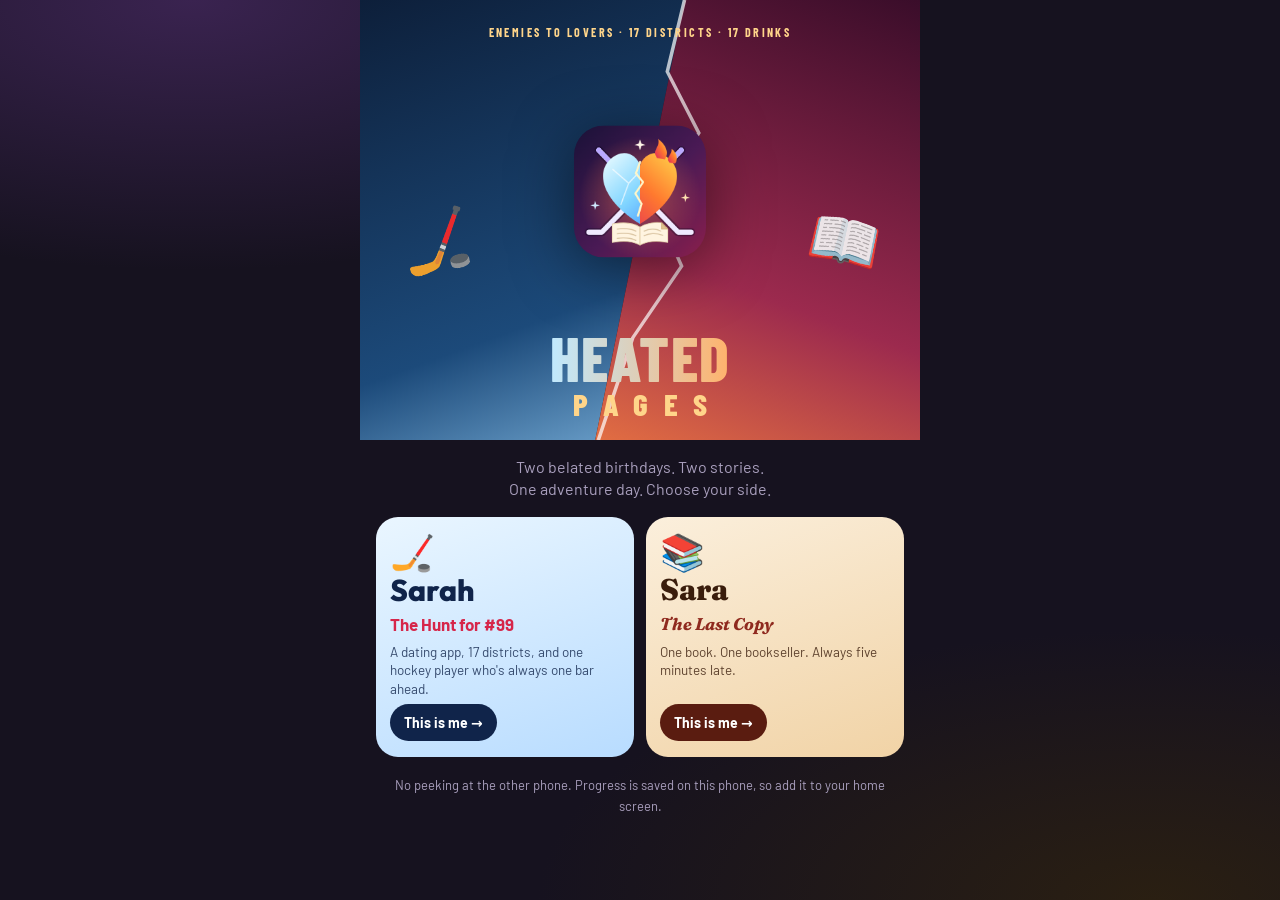
<file: index.html>
<!doctype html>
<html lang="en">
<head>
  <meta charset="utf-8">
  <meta name="viewport" content="width=device-width, initial-scale=1, viewport-fit=cover">
  <title>Heated Pages</title>
  <meta name="description" content="Heated Pages: a spicy enemies-to-lovers pub crawl through 17 districts of Graz. 17 drinks, two stories, one adventure day.">
  <meta name="theme-color" content="#16121f">
  <meta name="apple-mobile-web-app-capable" content="yes">
  <meta name="apple-mobile-web-app-status-bar-style" content="black-translucent">
  <meta name="apple-mobile-web-app-title" content="Heated Pages">
  <link rel="manifest" href="manifest.webmanifest">
  <link rel="icon" href="icons/icon.svg" type="image/svg+xml">
  <link rel="apple-touch-icon" href="icons/apple-touch-icon.png">
  <link rel="preconnect" href="https://fonts.googleapis.com">
  <link rel="preconnect" href="https://fonts.gstatic.com" crossorigin>
  <link href="https://fonts.googleapis.com/css2?family=Barlow+Condensed:wght@500;700;800&family=Barlow:wght@400;500;600&family=Outfit:wght@400;600;700;800&family=Fraunces:ital,opsz,wght@0,9..144,400;0,9..144,600;0,9..144,800;1,9..144,400&display=swap" rel="stylesheet">
  <link rel="stylesheet" href="styles.css">
</head>
<body data-theme="night">
  <header class="topbar" id="topbar" hidden>
    <button class="icon-btn" id="journal-btn" aria-label="Open journal">
      <span aria-hidden="true">☰</span>
    </button>
    <div class="topbar-title">
      <span class="topbar-story" id="topbar-story"></span>
      <span class="topbar-count" id="topbar-count"></span>
    </div>
    <span class="drinks" id="drinks" aria-label="Drinks so far"></span>
  </header>

  <div class="progress" id="progress" hidden aria-hidden="true"></div>

  <main id="app" aria-live="polite"></main>

  <!-- Journal drawer -->
  <div class="scrim" id="scrim" hidden></div>
  <aside class="drawer" id="drawer" aria-label="Journal" hidden>
    <div class="drawer-head">
      <h2 id="drawer-title">Journal</h2>
      <button class="icon-btn" id="drawer-close" aria-label="Close journal">✕</button>
    </div>
    <div class="drawer-body" id="drawer-body"></div>
    <div class="drawer-foot">
      <button class="text-btn" id="reset-btn">Start over / switch story</button>
    </div>
  </aside>

  <button class="mission-pill" id="mission-pill" hidden>🎯 Mission waiting</button>
  <div class="toast" id="toast" role="status" hidden></div>

  <script src="story.js"></script>
  <script src="push-config.js"></script>
  <script src="app.js"></script>
</body>
</html>
</file>
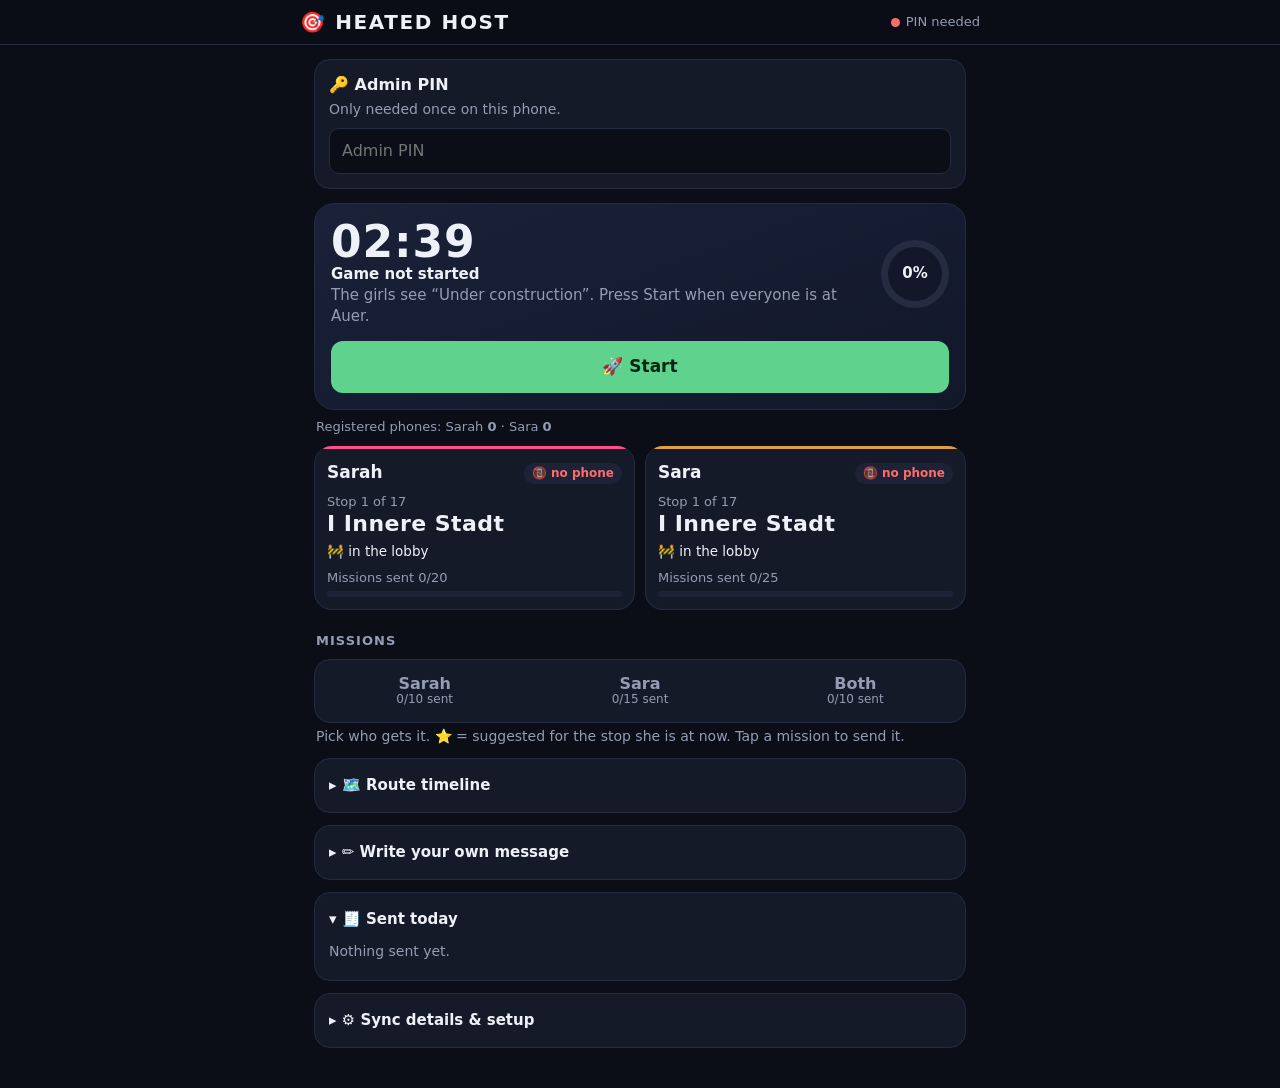
<file: admin.html>
<!doctype html>
<html lang="en">
<head>
  <meta charset="utf-8">
  <meta name="viewport" content="width=device-width, initial-scale=1, viewport-fit=cover">
  <meta name="robots" content="noindex, nofollow">
  <meta name="theme-color" content="#121520">
  <meta name="apple-mobile-web-app-capable" content="yes">
  <meta name="apple-mobile-web-app-status-bar-style" content="black-translucent">
  <meta name="apple-mobile-web-app-title" content="Heated Host">
  <link rel="manifest" href="admin.webmanifest">
  <link rel="icon" href="icons/admin-icon.svg" type="image/svg+xml">
  <link rel="apple-touch-icon" href="icons/admin-apple-touch-icon.png">
  <title>Heated Pages · Host</title>
  <style>
    :root {
      --bg:#121520; --card:#1c2130; --card2:#232a3b; --line:#2e3548; --text:#eef1f7; --muted:#949db3;
      --accent:#ffb347; --ok:#5fd38d; --bad:#ff6b6b; --warn:#ffd166;
      --sarah:#e0457b; --sara:#c48a3a; --both:#7c6cf0;
    }
    * { box-sizing:border-box; }
    html { -webkit-text-size-adjust:100%; }
    body { margin:0; background:var(--bg); color:var(--text); font:16px/1.4 system-ui,-apple-system,"Segoe UI",sans-serif; }
    .wrap { max-width:680px; margin:0 auto; padding:0 14px calc(40px + env(safe-area-inset-bottom)); }
    button { font:inherit; border:0; border-radius:12px; padding:12px 14px; background:var(--accent); color:#2a1d00; font-weight:700; cursor:pointer; }
    button:disabled { opacity:.45; cursor:default; }
    input, textarea { width:100%; background:var(--bg); color:var(--text); border:1.5px solid var(--line); border-radius:10px; padding:11px 12px; font:inherit; }
    textarea { min-height:64px; resize:vertical; }
    .good { color:var(--ok); } .err { color:var(--bad); } .muted { color:var(--muted); }

    /* top bar */
    .top { position:sticky; top:0; z-index:5; background:rgba(18,21,32,.94); backdrop-filter:blur(8px); -webkit-backdrop-filter:blur(8px);
      padding:calc(10px + env(safe-area-inset-top)) 14px 10px; border-bottom:1px solid var(--line); }
    .top-in { max-width:680px; margin:0 auto; display:flex; align-items:center; gap:10px; }
    .top h1 { font-size:18px; margin:0; flex:1; }
    .conn { font-size:13px; color:var(--muted); display:flex; align-items:center; gap:6px; }
    .dot { width:9px; height:9px; border-radius:50%; background:var(--muted); display:inline-block; }
    .dot.on { background:var(--ok); box-shadow:0 0 0 3px rgba(95,211,141,.18); } .dot.off { background:var(--bad); }

    h2 { font-size:13px; text-transform:uppercase; letter-spacing:.08em; color:var(--muted); margin:22px 2px 8px; display:flex; justify-content:space-between; align-items:baseline; }
    h2 small { text-transform:none; letter-spacing:0; font-size:13px; }
    .card { background:var(--card); border:1px solid var(--line); border-radius:16px; padding:14px; }

    /* game state + start */
    .game { margin-top:14px; display:flex; align-items:center; gap:12px; }
    .game .state { flex:1; font-size:15px; }
    .game .state b { display:block; font-size:17px; }
    #startgame { background:var(--ok); color:#06260f; font-size:17px; padding:14px 18px; }
    .game.started #startgame { display:none; }

    /* player tiles */
    .players { display:grid; grid-template-columns:1fr 1fr; gap:10px; margin-top:10px; }
    .pl { border-radius:16px; padding:12px; background:var(--card); border:1px solid var(--line); border-top:4px solid var(--c); min-width:0; }
    .pl.sarah { --c:var(--sarah); } .pl.sara { --c:var(--sara); }
    .pl-name { font-weight:800; font-size:17px; display:flex; justify-content:space-between; align-items:center; gap:6px; }
    .pl-phone { font-size:12px; font-weight:600; padding:2px 8px; border-radius:20px; background:var(--card2); color:var(--muted); white-space:nowrap; }
    .pl-phone.ok { color:var(--ok); } .pl-phone.no { color:var(--bad); }
    .pl-stop { margin-top:8px; font-size:13px; color:var(--muted); }
    .pl-stop b { display:block; color:var(--text); font-size:16px; }
    .pl-state { margin-top:6px; font-size:13.5px; }
    .pl-ms { margin-top:8px; font-size:13px; color:var(--muted); }
    .bar { height:6px; border-radius:6px; background:var(--card2); overflow:hidden; margin-top:4px; }
    .bar i { display:block; height:100%; background:var(--c); }
    .release { margin-top:10px; width:100%; display:flex; justify-content:space-between; align-items:center; gap:8px; padding:10px 12px;
      border-radius:12px; background:rgba(255,209,102,.1); border:1px solid rgba(255,209,102,.35); font-size:14px; }
    .release button { padding:8px 12px; background:var(--warn); color:#2a2000; white-space:nowrap; }

    /* recipient switch */
    .who { position:sticky; top:calc(52px + env(safe-area-inset-top)); z-index:4; background:var(--bg); padding:8px 0;
      display:grid; grid-template-columns:repeat(3,1fr); gap:6px; }
    .who button { background:var(--card); color:var(--text); border:2px solid var(--line); padding:10px 6px; line-height:1.15; }
    .who button small { display:block; font-weight:500; font-size:12px; color:var(--muted); }
    .who button.on { color:#fff; border-color:transparent; } .who button.on small { color:rgba(255,255,255,.85); }
    .who button[data-to=sarah].on { background:var(--sarah); } .who button[data-to=sara].on { background:var(--sara); } .who button[data-to=both].on { background:var(--both); }
    .target { display:none; }
    .hintline { color:var(--muted); font-size:14px; margin:4px 2px 10px; }

    /* mission cards */
    .list { display:grid; gap:8px; }
    .mission { text-align:left; width:100%; display:grid; grid-template-columns:40px 1fr auto; gap:10px; align-items:start;
      background:var(--card); color:var(--text); border:1px solid var(--line); border-left:5px solid var(--c); font-weight:400; padding:12px; }
    .mission.sarah { --c:var(--sarah); } .mission.sara { --c:var(--sara); } .mission.both { --c:var(--both); }
    .mission .ic { font-size:26px; line-height:1; text-align:center; padding-top:2px; }
    .mission b { display:block; font-size:16px; }
    .mission .desc { color:var(--muted); font-size:13.5px; display:block; margin-top:2px; }
    .mission .meta { display:flex; flex-wrap:wrap; gap:5px; margin-top:6px; }
    .tag { font-size:11.5px; font-weight:700; padding:2px 7px; border-radius:20px; background:var(--card2); color:var(--muted); }
    .tag.due { background:rgba(255,179,71,.18); color:var(--accent); }
    .tag.done { background:rgba(95,211,141,.15); color:var(--ok); }
    .mission .go { align-self:center; font-size:13px; font-weight:800; color:var(--c); white-space:nowrap; }
    .mission.due { box-shadow:0 0 0 1.5px rgba(255,179,71,.5); }
    .mission.sent { opacity:.55; }
    details.done-box { margin-top:12px; }
    details > summary { cursor:pointer; color:var(--muted); font-size:14px; padding:8px 2px; list-style:none; }
    details > summary::-webkit-details-marker { display:none; }
    details > summary::before { content:"▸ "; } details[open] > summary::before { content:"▾ "; }
    .empty { color:var(--muted); font-size:14px; padding:6px 2px; }

    /* sections below */
    .fold { margin-top:12px; background:var(--card); border:1px solid var(--line); border-radius:16px; padding:4px 14px; }
    .fold > summary { font-size:15px; font-weight:700; color:var(--text); padding:12px 0; }
    .fold .inner { padding:0 0 14px; display:grid; gap:8px; }
    #log { font-size:14px; display:grid; gap:6px; }
    #log div { padding:6px 0; border-top:1px solid var(--line); }
    #log div:first-child { border-top:0; }
    .danger { background:transparent; color:var(--bad); border:1.5px solid rgba(255,107,107,.5); }
    .row { display:flex; justify-content:space-between; align-items:center; gap:8px; padding:6px 0; border-top:1px solid var(--line); font-size:14px; }
    .row:first-child { border-top:0; }
    .row button { padding:7px 10px; font-size:13px; }
    #installbox { margin-top:12px; }
    .pinbox { margin-top:14px; }
    .pinbox.ok { display:none; }
    .warnbox { margin-top:14px; border-color:rgba(255,209,102,.5); background:rgba(255,209,102,.08); font-size:14.5px; }
    .warnbox b { color:var(--warn); }
    .warnbox ol { margin:6px 0 0; padding-left:20px; }
    /* ── control-room look ── */
    :root { --bg:#0b0e17; --card:#151a28; --card2:#1d2336; --line:#252c42; --sarah:#ff4f8b; --sara:#e0a040; --both:#8a7bff; }
    body { font-family:Outfit,system-ui,-apple-system,sans-serif; }
    .top { background:rgba(11,14,23,.92); }
    .top h1 { font:800 20px "Barlow Condensed",system-ui,sans-serif; letter-spacing:.08em; text-transform:uppercase; }
    .top h1 span { color:var(--accent); }
    .conn.live { color:var(--ok); } .dot.on { box-shadow:0 0 10px var(--ok); }
    .game { background:linear-gradient(160deg,#1a2138,#12172a); border-radius:20px; padding:16px; gap:14px; }
    .game { flex-wrap:wrap; }
    #startgame { flex:1 0 100%; }
    .game .clock { white-space:nowrap; font:800 44px/1 "Barlow Condensed",system-ui,sans-serif; letter-spacing:.02em; }
    .game .state { flex:1; min-width:0; }
    .game .state b { font-size:15px; }
    .ring { width:68px; height:68px; border-radius:50%; flex:none; display:grid; place-items:center; background:conic-gradient(var(--accent) calc(var(--p) * 1%), var(--line) 0); }
    .ring span { width:54px; height:54px; border-radius:50%; background:#12172a; display:grid; place-items:center; font-weight:800; font-size:15px; }
    .pl { border-radius:18px; position:relative; overflow:hidden; border-top:0; padding-top:15px; }
    .pl::before { content:""; position:absolute; inset:0 0 auto 0; height:3px; background:var(--c); }
    .pl-stop b { font:800 22px "Barlow Condensed",system-ui,sans-serif; letter-spacing:.02em; }
    .release { background:#2a2410; border-color:#6b5a1a; color:var(--warn); }
    .who { background:var(--card); border:1px solid var(--line); border-radius:16px; padding:5px; gap:6px; top:calc(52px + env(safe-area-inset-top) + 4px); }
    .who button { background:transparent; border:0; color:var(--muted); border-radius:12px; font-weight:700; }
    .who button.on { box-shadow:0 6px 18px rgba(0,0,0,.35); }
    .who button[data-to=sarah].on { box-shadow:0 6px 18px rgba(255,79,139,.35); }
    .mission { grid-template-columns:46px 1fr auto; border-radius:16px; border-left-width:1px; border-left-color:var(--line); }
    .mission .ic { font-size:26px; background:rgba(255,255,255,.06); border-radius:12px; height:46px; display:grid; place-items:center; padding:0; }
    .mission .go { background:var(--c); color:#fff; border-radius:12px; padding:11px 14px; }
    .mission.sent .go { background:var(--card2); color:var(--muted); }
    .mission.due { border-color:rgba(255,179,71,.7); box-shadow:0 0 0 1px rgba(255,179,71,.25); }
    .sec { margin:16px 2px 0; font:700 11px Outfit,sans-serif; letter-spacing:.14em; text-transform:uppercase; color:var(--muted); }
    .sec + .list { margin-top:8px; }
    /* route timeline */
    .tl { position:relative; padding:4px 0 4px 6px; }
    .tl::before { content:""; position:absolute; left:15px; top:14px; bottom:14px; width:4px; border-radius:4px; background:linear-gradient(var(--accent) 0 var(--tp,0%), var(--line) 0); }
    .tlrow { display:grid; grid-template-columns:22px 1fr auto; align-items:center; gap:8px; height:30px; font-size:14px; color:var(--muted); position:relative; }
    .tlrow i { width:12px; height:12px; border-radius:50%; background:var(--line); margin-left:4px; position:relative; z-index:1; }
    .tlrow.done { color:#c9cfe0; } .tlrow.done i { background:var(--accent); }
    .tlrow.now { color:#fff; font-weight:700; } .tlrow.now i { background:#fff; box-shadow:0 0 0 4px rgba(255,255,255,.2); }
    .tlrow .tm { font-size:12px; }
    .pin { font-size:11px; font-weight:800; border-radius:10px; padding:1px 7px; color:#fff; margin-left:4px; }
    .pin.sarah { background:var(--sarah); } .pin.sara { background:var(--sara); }
    @media (max-width:370px) { .players { grid-template-columns:1fr; } }
  </style>
</head>
<body>
  <div class="top"><div class="top-in">
    <h1>🎯 Heated Host</h1>
    <span class="conn"><span class="dot" id="conndot"></span><span id="conntext">offline</span></span>
  </div></div>

  <div class="wrap">
    <div class="card" id="installbox" hidden></div>

    <div class="card warnbox" id="workerwarn" hidden></div>

    <div class="card pinbox" id="pinbox">
      <b>🔑 Admin PIN</b>
      <p class="muted" style="margin:4px 0 8px;font-size:14px">Only needed once on this phone.</p>
      <input id="pin" type="password" inputmode="numeric" placeholder="Admin PIN" autocomplete="off">
    </div>

    <!-- ── live overview ── -->
    <div class="card game" id="gamebox">
      <div class="state"><div class="clock" id="clock">--:--</div><div id="gamestatus"><b>Game not started</b><span class="muted">The girls see “Under construction”.</span></div></div>
      <div class="ring" id="ring" style="--p:0"><span id="ringtxt">0%</span></div>
      <button id="startgame">🚀 Start</button>
    </div>
    <p class="muted" id="status" style="font-size:13px;margin:8px 2px 0">Registered phones: …</p>
    <div class="players" id="players"></div>

    <!-- ── missions ── -->
    <h2>Missions <small id="mcount"></small></h2>
    <div class="who" id="who">
      <button data-to="sarah">Sarah<small id="cnt-sarah"></small></button>
      <button data-to="sara">Sara<small id="cnt-sara"></small></button>
      <button data-to="both">Both<small id="cnt-both"></small></button>
    </div>
    <p class="target" id="target"></p>
    <p class="hintline" id="presets-sub">Pick who gets it. ⭐ = suggested for the stop she is at now. Tap a mission to send it.</p>
    <div id="presets"></div>

    <!-- ── more ── -->
    <details class="fold" id="tlfold">
      <summary>🗺️ Route timeline <span class="muted" id="tlsum" style="font-weight:400;font-size:13px"></span></summary>
      <div class="inner"><div class="tl" id="tl"></div></div>
    </details>

    <details class="fold">
      <summary>✏️ Write your own message</summary>
      <div class="inner">
        <p class="muted" style="margin:0;font-size:14px">Goes to whoever is selected above (Sarah / Sara / Both).</p>
        <input id="title" placeholder="Title, e.g. ⚡ Dance on the table" maxlength="120">
        <textarea id="body" placeholder="Details (optional)" maxlength="400"></textarea>
        <button id="send">Send message</button>
      </div>
    </details>

    <details class="fold" open>
      <summary>🧾 Sent today</summary>
      <div class="inner"><div id="log"><span class="muted">Nothing sent yet.</span></div></div>
    </details>

    <details class="fold">
      <summary>⚙️ Sync details & setup</summary>
      <div class="inner">
        <div id="sync"><span class="muted">Enter the PIN to see progress.</span></div>
        <button id="changepin" style="background:var(--card2);color:var(--text)">🔑 Change PIN</button>
        <button id="reset" class="danger">Reset all progress + back to the lobby (before the game)</button>
        <p class="muted" style="margin:0;font-size:13px">Reset clears both girls' sync progress, the stored missions and the ✓ marks on this phone, and puts the game back to “not started”. Phones already in the game keep their own progress.</p>
      </div>
    </details>
  </div>

  <script src="story.js"></script>
  <script src="push-config.js"></script>
  <script>
  (() => {
    const $ = (s) => document.querySelector(s);
    const cfg = self.PUSH || {};
    const esc = (s) => String(s).replace(/[&<>"]/g, (c) => ({ "&": "&amp;", "<": "&lt;", ">": "&gt;", '"': "&quot;" }[c]));
    const hhmm = (t = Date.now()) => new Date(t).toLocaleTimeString([], { hour: "2-digit", minute: "2-digit", hour12: false });
    const name = { sarah: "Sarah", sara: "Sara", both: "both of them" };
    let to = null;
    let live = { devices: { sarah: 0, sara: 0 }, started: false, startedAt: null, steps: {}, ok: false };

    // ── install as an app (own icon, opens without the browser bar) ──
    let installEvt = null;
    const standalone = () => navigator.standalone === true || matchMedia("(display-mode: standalone)").matches;
    function fillInstall() {
      const box = $("#installbox");
      if (standalone()) { box.hidden = true; return; }
      const android = /Android/i.test(navigator.userAgent), ios = /iPhone|iPad|iPod/i.test(navigator.userAgent);
      if (!installEvt && !android && !ios) { box.hidden = true; return; }
      box.hidden = false;
      box.innerHTML = installEvt
        ? `<b>📲 Install the host app</b><p class="muted" style="margin:4px 0 8px;font-size:14px">Opens full screen from your home screen.</p><button id="doinstall">Install</button>`
        : `<b>📲 Install the host app</b><p class="muted" style="margin:4px 0 0;font-size:14px">${ios ? "Tap <b>Share</b> → <b>Add to Home Screen</b>." : "Browser menu <b>⋮</b> → <b>Install app</b> (or <b>Add to Home screen</b>)."}</p>`;
      $("#doinstall")?.addEventListener("click", async () => {
        const ev = installEvt; if (!ev) return;
        ev.prompt(); try { await ev.userChoice; } catch (_) {}
        installEvt = null; fillInstall();
      });
    }
    window.addEventListener("beforeinstallprompt", (e) => { e.preventDefault(); installEvt = e; fillInstall(); });
    window.addEventListener("appinstalled", () => { installEvt = null; fillInstall(); });
    fillInstall();
    if ("serviceWorker" in navigator && location.protocol !== "file:") {
      navigator.serviceWorker.register("admin-sw.js", { scope: "./admin.html" }).catch(() => {});
    }

    // ── worker calls ──
    const pinEl = $("#pin");
    try { pinEl.value = localStorage.getItem("bezirk.adminpin") || ""; } catch (_) {}
    const call = async (path, method, body) => {
      if (!cfg.workerUrl) throw new Error("push-config.js has no workerUrl yet");
      const r = await fetch(cfg.workerUrl + path, {
        method, headers: { authorization: "Bearer " + pinEl.value, "content-type": "application/json" },
        body: body ? JSON.stringify(body) : undefined,
      });
      const j = await r.json().catch(() => ({}));
      if (!r.ok) throw new Error(j.error || r.status);
      return j;
    };

    // ── activity log (kept on this phone) ──
    const LOGKEY = "heated.log";
    const logRows = () => { try { return JSON.parse(localStorage.getItem(LOGKEY) || "[]"); } catch (_) { return []; } };
    function addLog(html) {
      const rows = [html, ...logRows()].slice(0, 40);
      try { localStorage.setItem(LOGKEY, JSON.stringify(rows)); } catch (_) {}
      drawLog();
    }
    function drawLog() {
      const rows = logRows();
      $("#log").innerHTML = rows.length ? rows.map((r) => `<div>${r}</div>`).join("") : `<span class="muted">Nothing sent yet.</span>`;
    }
    drawLog();

    // ── live overview: game state, phones, where each girl is ──
    const stopLabel = (i) => {
      const d = DISTRICTS[ROUTE[i]];
      return d ? `${d.roman} ${d.name}` : "?";
    };
    function whereIs(who) {
      // highest stop she solved; she is then waiting for the other or already at the next stop
      const solved = Object.keys(live.steps).map(Number).filter((n) => live.steps[n][who]).sort((a, b) => b - a)[0];
      if (solved == null) return { at: 0, state: live.started ? "🔎 solving the first riddle" : "🚧 in the lobby" };
      const p = live.steps[solved];
      const other = who === "sarah" ? "sara" : "sarah";
      if (!(p.sarah && p.sara) && !p.released) return { at: solved, state: `✅ solved · waiting for ${name[other]}`, waiting: solved };
      if (solved + 1 >= ROUTE.length - 1) return { at: ROUTE.length - 1, state: "🏁 at the finale" };
      return { at: solved + 1, state: "🔎 solving · or on the way" };
    }
    const sentMarks = () => { try { return JSON.parse(localStorage.getItem("heated.sent") || "{}"); } catch (e) { return {}; } };
    const markSent = (t, key) => { try { const m = sentMarks(); m[t + ":" + key] = hhmm(); localStorage.setItem("heated.sent", JSON.stringify(m)); } catch (e) {} };
    const missionKeys = (t) => t === "both"
      ? Object.keys(CHALLENGES).filter((k) => CHALLENGES[k].shared)
      : [...STORIES[t].missions.intermissions, ...STORIES[t].missions.events];
    const sentCount = (t) => missionKeys(t).filter((k) => sentMarks()[t + ":" + k]).length;

    function drawLive() {
      const g = $("#gamebox");
      g.classList.toggle("started", live.started);
      $("#gamestatus").innerHTML = live.started
        ? `<b class="good">✓ Game started at ${hhmm(live.startedAt)}</b><span class="muted">Stop sync and missions are live.</span>`
        : `<b>Game not started</b><span class="muted">The girls see “Under construction”. Press Start when everyone is at Auer.</span>`;
      drawClock();
      drawTimeline();
      $("#status").innerHTML = `Registered phones: Sarah <b>${live.devices.sarah}</b> · Sara <b>${live.devices.sara}</b>`;
      $("#players").innerHTML = ["sarah", "sara"].map((w) => {
        const n = live.devices[w] || 0;
        const where = whereIs(w);
        const total = missionKeys(w).length + missionKeys("both").length;
        const sent = sentCount(w) + sentCount("both");
        return `<div class="pl ${w}">
          <div class="pl-name">${name[w]} <span class="pl-phone ${n ? "ok" : "no"}">${n ? "📱 connected" : "📵 no phone"}</span></div>
          <div class="pl-stop">Stop ${where.at + 1} of ${ROUTE.length}<b>${stopLabel(where.at)}</b></div>
          <div class="pl-state">${where.state}</div>
          <div class="pl-ms">Missions sent ${sent}/${total}<div class="bar"><i style="width:${total ? Math.round(sent / total * 100) : 0}%"></i></div></div>
        </div>`;
      }).join("") + releaseRow();
      $("#players").querySelectorAll("[data-release]").forEach((b) => b.addEventListener("click", () => release(Number(b.dataset.release))));
      drawSync();
      for (const t of ["sarah", "sara", "both"]) $("#cnt-" + t).textContent = `${sentCount(t)}/${missionKeys(t).length} sent`;
    }
    function progressOf() {
      const a = whereIs("sarah").at, b = whereIs("sara").at;
      return { a, b, min: Math.min(a, b), max: Math.max(a, b) };
    }
    function drawClock() {
      $("#clock").textContent = hhmm();
      const pr = progressOf();
      const pct = live.started ? Math.round(pr.min / (ROUTE.length - 1) * 100) : 0;
      $("#ring").style.setProperty("--p", pct);
      $("#ringtxt").textContent = pct + "%";
    }
    setInterval(drawClock, 20000);
    function drawTimeline() {
      const pr = progressOf();
      const rows = ROUTE.map((d, i) => {
        const cls = !live.started ? "" : i < pr.min ? "done" : (i === pr.min || i === pr.max) ? "now" : i < pr.max ? "done" : "";
        const pins = ["sarah", "sara"].filter((w) => live.started && progressOf()[w === "sarah" ? "a" : "b"] === i).map((w) => `<span class="pin ${w}">${w === "sarah" ? "Sarah" : "Sara"}</span>`).join("");
        return `<div class="tlrow ${cls}"><i></i><span>${DISTRICTS[d].roman} ${DISTRICTS[d].name}${pins}</span><span class="tm">${(STOPS[d] && STOPS[d].time) || ""}</span></div>`;
      }).join("");
      $("#tl").innerHTML = rows;
      $("#tl").style.setProperty("--tp", live.started ? Math.round(pr.max / (ROUTE.length - 1) * 100) + "%" : "0%");
      $("#tlsum").textContent = live.started ? `· Sarah ${pr.a + 1}/${ROUTE.length}, Sara ${pr.b + 1}/${ROUTE.length}` : "";
    }
    function releaseRow() {
      const stuck = Object.keys(live.steps).map(Number).filter((n) => { const p = live.steps[n]; return (p.sarah || p.sara) && !(p.sarah && p.sara) && !p.released; }).sort((a, b) => b - a)[0];
      if (stuck == null) return "";
      const p = live.steps[stuck];
      return `<div class="release" style="grid-column:1/-1"><span>⏳ <b>${p.sarah ? "Sarah" : "Sara"}</b> solved ${stopLabel(stuck)}, ${p.sarah ? "Sara" : "Sarah"} not yet.</span><button data-release="${stuck}">Let them through</button></div>`;
    }
    function drawSync() {
      const nums = Object.keys(live.steps).map(Number).sort((a, b) => b - a);
      $("#sync").innerHTML = nums.length ? nums.map((n) => {
        const p = live.steps[n], done = (p.sarah && p.sara) || p.released;
        return `<div class="row"><span><b>${stopLabel(n)}</b> → ${DISTRICTS[ROUTE[n + 1]] ? DISTRICTS[ROUTE[n + 1]].name : "?"}<br><span class="muted">Sarah ${p.sarah ? "✅" : "⏳"} · Sara ${p.sara ? "✅" : "⏳"}${p.released ? " · released" : ""}</span></span>
          ${done ? `<span class="good">go ✓</span>` : `<button data-release="${n}">Let through</button>`}</div>`;
      }).join("") : `<span class="muted">Nobody has solved a stop yet.</span>`;
      $("#sync").querySelectorAll("[data-release]").forEach((b) => b.addEventListener("click", () => release(Number(b.dataset.release))));
    }
    async function release(n) {
      if (!confirm(`Let both continue at "${stopLabel(n)}" although not both have solved it?`)) return;
      try { await call("/release", "POST", { step: n }); addLog(`<span class="good">✓ ${hhmm()}</span> Let both through at ${esc(stopLabel(n))}`); } catch (e) { alert(e.message); }
      refresh();
    }
    function setConn(ok, text) {
      $("#conndot").className = "dot " + (ok ? "on" : "off");
      $("#conntext").textContent = text;
    }

    let refreshing = false, lastSig = "", verChecked = false;
    const WORKER_VERSION = 5;
    async function refresh() {
      if (!pinEl.value || refreshing) { if (!pinEl.value) setConn(false, "PIN needed"); return; }
      refreshing = true;
      try { localStorage.setItem("bezirk.adminpin", pinEl.value); } catch (_) {}
      try {
        const [st, pr, ver] = await Promise.all([call("/status", "GET"), call("/progress", "GET"), verChecked ? Promise.resolve(null) : call("/version", "GET").catch(() => ({ version: 0 }))]);
        if (ver) verChecked = true;
        // the worker is pasted into Cloudflare by hand: say so loudly when the deployed code is older than this page expects
        const w = $("#workerwarn");
        if (ver) w.hidden = (ver.version || 0) >= WORKER_VERSION;
        if (ver && !w.hidden) w.innerHTML = `<b>⚠️ The Cloudflare worker is outdated</b> (deployed: ${ver.version ? "v" + ver.version : "old"}, needed: v${WORKER_VERSION}). Missions can get lost.
          <ol><li>Open <b>worker/worker.js</b> on GitHub, copy all of it.</li><li>Cloudflare → Workers → bezirkssaufen → <b>Edit code</b> → paste over everything → <b>Deploy</b>.</li><li>Come back here; this box disappears.</li></ol>`;
        live = { devices: st.devices, started: st.started, startedAt: st.startedAt, steps: pr.steps || {}, ok: true };
        $("#pinbox").classList.add("ok");
        setConn(true, "live · " + hhmm());
        // only redraw when something changed (so the list doesn't jump under your finger)
        const sig = JSON.stringify([st, pr.steps]);
        if (sig !== lastSig) { lastSig = sig; drawLive(); if (to) renderPresets(); }
      } catch (e) {
        live.ok = false;
        if (/pin/i.test(e.message)) { $("#pinbox").classList.remove("ok"); setConn(false, "wrong PIN"); }
        else setConn(false, "no connection");
        $("#status").innerHTML = `<span class="err">${esc(e.message)}</span>`;
      }
      refreshing = false;
    }
    pinEl.addEventListener("change", refresh);
    $("#changepin").addEventListener("click", () => { $("#pinbox").classList.remove("ok"); pinEl.focus(); window.scrollTo({ top: 0, behavior: "smooth" }); });
    drawLive();
    refresh();
    // every poll is a request against the free Cloudflare quota (100k/day): only while the page is visible, every 6 s, version once
    setInterval(() => { if (!document.hidden) refresh(); }, 6000);
    document.addEventListener("visibilitychange", () => { if (!document.hidden) { verChecked = false; refresh(); } });

    $("#startgame").addEventListener("click", async (e) => {
      if (!confirm("Start the game now?\n\nSarah and Sara both get a notification and their story begins.")) return;
      e.target.disabled = true;
      try {
        const { result } = await call("/start", "POST");
        addLog(`<span class="good">✓ ${hhmm()}</span> Game started → ` + Object.entries(result).map(([w, r]) => `${name[w]}: ${r.sent}/${r.devices} phone${r.devices === 1 ? "" : "s"}`).join(", "));
      } catch (err) { addLog(`<span class="err">✗ ${hhmm()}</span> Start failed — ${esc(err.message)}`); }
      e.target.disabled = false;
      refresh();
    });

    $("#reset").addEventListener("click", async () => {
      if (!confirm("Forget ALL step progress and put the game back to 'not started'? Phones already inside the game keep their own progress. Only do this before the game starts.")) return;
      try {
        const r = await call("/reset", "POST");
        try { localStorage.removeItem("heated.sent"); localStorage.removeItem(LOGKEY); } catch (e) {}
        drawLog(); renderPresets();
        alert(`Cleared (${r.cleared} steps).`);
      } catch (e) { alert(e.message); }
      refresh();
    });

    // ── recipient ──
    document.querySelectorAll("#who button").forEach((b) => b.addEventListener("click", () => {
      to = b.dataset.to;
      document.querySelectorAll("#who button").forEach((x) => x.classList.toggle("on", x === b));
      $("#target").textContent = to === "both" ? "Sending to: SARAH + SARA (both)" : `Sending to: ${to.toUpperCase()} only`;
      renderPresets();
    }));

    async function send(title, body, target = to, ch = null) {
      if (!target) return alert("Pick Sarah, Sara or Both first.");
      if (!title.trim()) return;
      const before = ch && sentMarks()[target + ":" + ch];
      if (!confirm(`${before ? "ALREADY SENT at " + before + ". Send again?\n\n" : ""}Send to ${target === "both" ? "BOTH Sarah and Sara" : name[target].toUpperCase() + " only"}?\n\n${title}${body ? "\n" + body : ""}`)) return;
      let ok = true;
      try {
        const { result } = await call("/send", "POST", { to: target, title, body, ch });
        const parts = Object.entries(result).map(([w, r]) => `${name[w]}: ${r.sent}/${r.devices} phone${r.devices === 1 ? "" : "s"}`);
        const missed = Object.entries(result).filter(([, r]) => !r.sent).map(([w]) => name[w]);
        addLog(`<span class="${missed.length ? "err" : "good"}">${missed.length ? "⚠" : "✓"} ${hhmm()}</span> ${esc(title)} → ${parts.join(", ")}`);
        if (missed.length) {
          addLog(`<span class="err">⚠ No notification reached ${missed.join(" and ")}.</span> The mission still pops up as soon as the game app is open on her phone (it checks every 15 s). To fix the notifications: open the game on her phone → ☰ menu → “Turn on mission alerts”, then check the phone tile above says “📱 connected”.`);
          alert(`⚠ No notification reached ${missed.join(" and ")}.\n\nThe mission still appears when the game app is open on her phone. To fix notifications: on her phone open the game → ☰ menu → "Turn on mission alerts".`);
        }
      } catch (e) { addLog(`<span class="err">✗ ${hhmm()}</span> ${esc(title)} — ${esc(e.message)}`); ok = false; }
      refresh();
      return ok;
    }
    $("#send").addEventListener("click", async (e) => {
      e.target.disabled = true;
      if (await send($("#title").value, $("#body").value)) { $("#title").value = ""; $("#body").value = ""; }
      e.target.disabled = false;
    });

    // ── mission list: not sent first (⭐ suggested for her current stop on top), done ones folded away ──
    const box = $("#presets");
    let doneOpen = false;
    function renderPresets() {
      if (!to || typeof STORIES === "undefined" || typeof CHALLENGES === "undefined") { box.innerHTML = ""; return; }
      const marks = sentMarks();
      const keys = missionKeys(to);
      const at = to === "both" ? null : (STORIES[to].missions.at || {});
      const here = to === "both" ? null : whereIs(to).at;
      const items = keys.map((key, i) => {
        const idx = at && at[key] != null ? ROUTE.indexOf(Number(at[key])) : -1;
        return { key, i, idx, sentAt: marks[to + ":" + key], due: here != null && idx >= 0 && idx <= here };
      });
      const open = items.filter((x) => !x.sentAt).sort((a, b) => (b.due - a.due) || (a.idx - b.idx) || (a.i - b.i));
      const done = items.filter((x) => x.sentAt);
      const card = (x) => {
        const c = CHALLENGES[x.key];
        const kind = to === "both" ? "🤝 together" : STORIES[to].missions.events.includes(x.key) ? (to === "sarah" ? "💔 event" : "📖 event") : "⚡ intermission";
        return `<button class="mission ${to}${x.sentAt ? " sent" : ""}${x.due && !x.sentAt ? " due" : ""}" data-key="${x.key}">
          <span class="ic">${c.icon}</span>
          <span><b>${esc(c.title)}</b><span class="desc">${esc(c.story.length > 120 ? c.story.slice(0, 117) + "…" : c.story)}</span>
            <span class="meta">${x.sentAt ? `<span class="tag done sent-tag">✓ Done · sent ${x.sentAt}</span>` : ""}${x.due && !x.sentAt ? `<span class="tag due">⭐ fits now</span>` : ""}
              <span class="tag">${kind}</span><span class="tag">+${c.reward} ${to === "sara" ? "🔖" : to === "sarah" ? "❤️" : "❤️/🔖"}</span>
              ${x.idx >= 0 ? `<span class="tag">📍 ${esc(stopLabel(x.idx))}</span>` : ""}</span></span>
          <span class="go">${x.sentAt ? "again" : "Send ›"}</span>
        </button>`;
      };
      const wasOpen = box.querySelector("details.done-box")?.open;
      if (wasOpen != null) doneOpen = wasOpen;
      const dueNow = open.filter((x) => x.due), later = open.filter((x) => !x.due);
      box.innerHTML = `
        ${dueNow.length ? `<p class="sec">⭐ Fits now · ${dueNow.length}</p><div class="list">${dueNow.map(card).join("")}</div>` : ""}
        ${later.length ? `<p class="sec">${dueNow.length ? "Later" : "Not sent yet"} · ${later.length}</p><div class="list">${later.map(card).join("")}</div>` : ""}
        ${open.length ? "" : `<p class="empty">🎉 Everything for ${to === "both" ? "both" : name[to]} has been sent.</p>`}
        ${done.length ? `<details class="done-box"${doneOpen ? " open" : ""}><summary>✓ Done (${done.length})</summary><div class="list">${done.map(card).join("")}</div></details>` : ""}`;
      $("#mcount").textContent = `${done.length}/${items.length} sent to ${to === "both" ? "both" : name[to]}`;
      box.querySelectorAll(".mission").forEach((b) => b.addEventListener("click", async () => {
        const key = b.dataset.key, c = CHALLENGES[key];
        const ok = await send(`${c.icon} Surprise mission: ${c.title}`,
          to === "both" ? "For both of you — do it together. Tap to open." : "Tap to open it in the app.", to, key);
        if (ok) { markSent(to, key); renderPresets(); drawLive(); }
      }));
    }
  })();
  </script>
</body>
</html>
</file>
<file: styles.css>
/* ─────────────────────────────────────────────────────────────
   BEZIRKSSAUFEN — styles
   Three themes: night (story picker), ice (Sarah), paper (Sara)
   ───────────────────────────────────────────────────────────── */

:root {
  --radius: 18px;
  --gutter: 16px;
  --safe-top: env(safe-area-inset-top, 0px);
  --safe-bottom: env(safe-area-inset-bottom, 0px);
}

/* ── Themes ─────────────────────────────────────────────────── */
body[data-theme="night"] {
  --bg: #16121f;
  --bg-2: #211a2e;
  --surface: #261f35;
  --line: #3a3050;
  --text: #f4eee4;
  --muted: #a99fbd;
  --accent: #f2b33d;
  --accent-ink: #1d1406;
  --display: "Barlow Condensed", "Arial Narrow", system-ui, sans-serif;
  --body: "Barlow", system-ui, sans-serif;
}

/* Sarah — rink at night: dark navy, ice white, goal-light red */
body[data-theme="ice"] {
  --bg: #0b1626;
  --bg-2: #112238;
  --surface: #13283f;
  --line: #24425f;
  --text: #eef6ff;
  --muted: #8fb0cc;
  --accent: #7fd8ff;
  --accent-ink: #04202e;
  --alarm: #ff4d5e;
  --display: "Barlow Condensed", "Arial Narrow", system-ui, sans-serif;
  --body: "Barlow", system-ui, sans-serif;
}

/* Sara — old bookshop: cream paper, ink, oxblood */
body[data-theme="paper"] {
  --bg: #f3ead8;
  --bg-2: #ebdfc6;
  --surface: #fbf6ea;
  --line: #d6c6a6;
  --text: #2b2118;
  --muted: #7a6650;
  --accent: #8c2f2b;
  --accent-ink: #fff7ec;
  --alarm: #8c2f2b;
  --display: "Fraunces", Georgia, serif;
  --body: "Fraunces", Georgia, serif;
}

/* ── Base ───────────────────────────────────────────────────── */
* { box-sizing: border-box; }
[hidden] { display: none !important; }
html { -webkit-text-size-adjust: 100%; overflow-x: hidden; }
body {
  margin: 0;
  min-height: 100dvh;
  background: var(--bg);
  color: var(--text);
  font-family: var(--body);
  font-size: 17px;
  line-height: 1.55;
  -webkit-font-smoothing: antialiased;
  transition: background-color .4s ease, color .4s ease;
  overflow-x: clip;
}
body[data-theme="ice"] {
  background:
    radial-gradient(120% 60% at 50% -10%, #1d3d62 0%, transparent 60%),
    repeating-linear-gradient(115deg, transparent 0 22px, rgba(255,255,255,.018) 22px 23px),
    var(--bg);
  background-attachment: fixed;
}
body[data-theme="paper"] {
  background:
    radial-gradient(90% 50% at 50% 0%, #fbf5e8 0%, transparent 70%),
    var(--bg);
  font-size: 17.5px;
}
body[data-theme="night"] {
  background:
    radial-gradient(80% 50% at 15% 0%, #3a2350 0%, transparent 60%),
    radial-gradient(80% 50% at 90% 100%, #2a1f12 0%, transparent 60%),
    var(--bg);
  background-attachment: fixed;
}

button { font: inherit; color: inherit; }
p { margin: 0 0 .8em; }
p:last-child { margin-bottom: 0; }
h1, h2 { margin: 0; }
b { font-weight: 700; }

main {
  overflow-x: clip;
  max-width: 560px;
  margin: 0 auto;
  padding: 0 var(--gutter) calc(40px + var(--safe-bottom));
}

.screen { animation: rise .45s cubic-bezier(.2,.7,.2,1) both; }
@keyframes rise { from { opacity: 0; transform: translateY(12px); } to { opacity: 1; transform: none; } }

.kicker {
  font-family: var(--display);
  text-transform: uppercase;
  letter-spacing: .14em;
  font-size: 13px;
  font-weight: 700;
  color: var(--accent);
  margin: 0 0 6px;
}
body[data-theme="paper"] .kicker { font-style: italic; text-transform: none; letter-spacing: .02em; font-size: 16px; font-weight: 400; }

/* ── Top bar & progress ────────────────────────────────────── */
.topbar {
  position: sticky; top: 0; z-index: 20;
  display: flex; align-items: center; gap: 12px;
  padding: calc(10px + var(--safe-top)) var(--gutter) 10px;
  background: color-mix(in srgb, var(--bg) 88%, transparent);
  backdrop-filter: blur(10px);
  -webkit-backdrop-filter: blur(10px);
  border-bottom: 1px solid var(--line);
}
.topbar-title { flex: 1; min-width: 0; display: flex; flex-direction: column; line-height: 1.2; }
.topbar-story { font-family: var(--display); font-weight: 700; font-size: 16px; white-space: nowrap; overflow: hidden; text-overflow: ellipsis; }
.topbar-count { font-size: 13px; color: var(--muted); }
.drinks { font-family: var(--display); font-weight: 700; font-size: 18px; color: var(--accent); white-space: nowrap; }

.icon-btn {
  width: 42px; height: 42px; flex: none;
  display: grid; place-items: center;
  border-radius: 12px; border: 1px solid var(--line);
  background: var(--surface); cursor: pointer; font-size: 18px;
}
.progress {
  display: flex; gap: 3px;
  max-width: 560px; margin: 12px auto 0; padding: 0 var(--gutter);
}
.seg { flex: 1; height: 5px; border-radius: 3px; background: var(--line); transition: background .3s; }
.seg.done { background: var(--accent); opacity: .55; }
.seg.now { background: var(--accent); box-shadow: 0 0 10px var(--accent); }

/* ── Buttons ───────────────────────────────────────────────── */
.btn {
  display: flex; align-items: center; justify-content: center; gap: 8px;
  width: 100%; min-height: 52px; padding: 12px 20px;
  border-radius: 14px; border: 1px solid var(--line);
  background: var(--surface); color: var(--text);
  font-family: var(--display); font-weight: 700; font-size: 18px;
  text-decoration: none; cursor: pointer;
  transition: transform .12s ease, filter .2s;
}
.btn:active { transform: scale(.98); }
.btn:disabled { opacity: .45; cursor: default; }
.btn.primary { background: var(--accent); color: var(--accent-ink); border-color: transparent; }
.btn.big { min-height: 62px; font-size: 21px; }
.btn.ghost { background: transparent; }
body[data-theme="ice"] .btn { text-transform: uppercase; letter-spacing: .04em; }
body[data-theme="paper"] .btn { font-weight: 600; font-size: 17px; }
body[data-theme="paper"] .btn.big { font-size: 19px; }
.text-btn { background: none; border: 0; color: var(--muted); text-decoration: underline; cursor: pointer; padding: 8px 0; font-size: 15px; }

/* ── Cards ─────────────────────────────────────────────────── */
.card {
  background: var(--surface);
  border: 1px solid var(--line);
  border-radius: var(--radius);
  padding: 20px;
  margin: 0 0 14px;
}
.card-label {
  font-family: var(--display); font-size: 13px; font-weight: 700;
  text-transform: uppercase; letter-spacing: .14em; color: var(--muted);
  margin-bottom: 10px;
}
body[data-theme="paper"] .card { box-shadow: 0 1px 0 var(--line), 0 10px 24px -18px rgba(60,40,10,.45); }
body[data-theme="paper"] .card-label { font-style: italic; text-transform: none; letter-spacing: 0; font-size: 15px; font-weight: 400; }

/* ── Pick screen ───────────────────────────────────────────── */
.pick { padding-top: calc(36px + var(--safe-top)); }
.pick-head { text-align: center; margin-bottom: 26px; }
.logo {
  font-family: var(--display); font-weight: 800;
  font-size: clamp(52px, 16vw, 84px); line-height: .9;
  text-transform: uppercase; letter-spacing: -.01em;
  color: var(--accent);
  text-shadow: 0 0 30px rgba(242,179,61,.35);
  margin: 4px 0 14px;
}
.lede { color: var(--muted); max-width: 26em; margin: 0 auto; }
.pick-grid { display: grid; gap: 14px; }
.pick-card {
  position: relative; overflow: hidden;
  display: grid; grid-template-columns: 1fr auto; grid-template-areas:
    "name art" "title art" "tag tag" "go go";
  gap: 2px 12px; text-align: left;
  padding: 22px; border-radius: 22px; border: 1px solid transparent;
  cursor: pointer; transition: transform .15s ease;
}
.pick-card:active { transform: scale(.985); }
.pick-art { grid-area: art; font-size: 54px; line-height: 1; align-self: start; }
.pick-name { grid-area: name; font-size: 40px; line-height: 1; font-weight: 800; }
.pick-title { grid-area: title; font-size: 20px; margin-top: 2px; }
.pick-tag { grid-area: tag; margin-top: 12px; font-size: 15.5px; opacity: .85; }
.pick-go { grid-area: go; margin-top: 16px; font-weight: 700; }

.pick-ice {
  background:
    repeating-linear-gradient(115deg, transparent 0 18px, rgba(255,255,255,.03) 18px 19px),
    linear-gradient(160deg, #173458, #0b1626);
  color: #eef6ff; border-color: #2b5279;
  font-family: "Barlow Condensed", sans-serif;
}
.pick-ice .pick-name, .pick-ice .pick-go { text-transform: uppercase; }
.pick-ice .pick-title { font-weight: 700; color: #7fd8ff; text-transform: uppercase; letter-spacing: .04em; }
.pick-ice .pick-tag { font-family: "Barlow", sans-serif; }
.pick-ice .pick-go { color: #7fd8ff; letter-spacing: .06em; font-size: 18px; }

.pick-paper {
  background: linear-gradient(160deg, #fbf5e8, #ecdfc4);
  color: #2b2118; border-color: #d6c6a6;
  font-family: "Fraunces", Georgia, serif;
}
.pick-paper .pick-title { font-style: italic; color: #8c2f2b; }
.pick-paper .pick-go { color: #8c2f2b; font-weight: 600; }
.fineprint { text-align: center; color: var(--muted); font-size: 14px; margin-top: 22px; }

/* ── Intro ─────────────────────────────────────────────────── */
.intro { padding-top: 28px; }
.title {
  font-family: var(--display); font-weight: 800;
  font-size: clamp(40px, 11vw, 60px); line-height: .95; margin-bottom: 20px;
}
body[data-theme="ice"] .title { text-transform: uppercase; }
body[data-theme="paper"] .title { font-weight: 600; letter-spacing: -.01em; }
.story p { font-size: 17.5px; }
.how h2 { font-family: var(--display); font-size: 20px; margin-bottom: 8px; }
.how ol { margin: 0; padding-left: 1.2em; }
.how li { margin-bottom: 4px; }
.start-note { text-align: center; color: var(--muted); margin: 20px 0 12px; }

/* ── "You're in" header ────────────────────────────────────── */
.here { text-align: center; padding: 22px 0 18px; }
.here-label { display: block; font-size: 14px; color: var(--muted); text-transform: uppercase; letter-spacing: .16em; font-family: var(--display); font-weight: 700; }
.here-roman {
  display: block; font-family: var(--display); font-weight: 800;
  font-size: 22px; color: var(--accent); letter-spacing: .1em; margin-top: 6px;
}
.here-name {
  display: block; font-family: var(--display); font-weight: 800;
  font-size: clamp(38px, 11vw, 56px); line-height: 1;
}
body[data-theme="ice"] .here-name { text-transform: uppercase; }
body[data-theme="paper"] .here-name { font-weight: 600; }
body[data-theme="paper"] .here-label { font-style: italic; text-transform: none; letter-spacing: 0; font-size: 16px; font-weight: 400; }

/* ── Encounter & riddle ────────────────────────────────────── */
.item {
  display: flex; align-items: center; gap: 10px;
  margin-top: 16px; padding-top: 14px; border-top: 1px dashed var(--line);
  font-size: 15px; color: var(--muted);
}
.item-icon { font-size: 26px; }

.riddle {
  border-width: 2px; border-color: var(--accent);
  position: relative;
}
body[data-theme="ice"] .riddle {
  background: linear-gradient(180deg, #16314e, var(--surface));
  box-shadow: 0 0 0 1px rgba(127,216,255,.15), 0 12px 40px -20px rgba(127,216,255,.6);
}
body[data-theme="ice"] .riddle .card-label { color: var(--accent); }
body[data-theme="paper"] .riddle {
  background: #fffaf0;
  border-style: double; border-width: 4px;
}
body[data-theme="paper"] .riddle p { font-size: 18px; }
body[data-theme="paper"] .riddle .card-label { color: var(--accent); }
.hint {
  margin-top: 14px; padding: 12px 14px; border-radius: 12px;
  background: color-mix(in srgb, var(--accent) 14%, transparent);
  font-size: 15.5px;
}

/* ── Guessing ──────────────────────────────────────────────── */
.guess { margin-top: 26px; }
.guess h2 { font-family: var(--display); font-weight: 800; font-size: 28px; line-height: 1.1; }
body[data-theme="ice"] .guess h2 { text-transform: uppercase; }
body[data-theme="paper"] .guess h2 { font-weight: 600; }
.guess-sub { color: var(--muted); margin: 4px 0 14px; min-height: 1.5em; }
.chips { display: grid; grid-template-columns: repeat(2, minmax(0, 1fr)); gap: 8px; }
.chip {
  display: flex; align-items: baseline; gap: 8px;
  min-height: 52px; padding: 10px 12px; text-align: left;
  border-radius: 12px; border: 1px solid var(--line);
  background: var(--surface); cursor: pointer;
  transition: transform .1s ease, border-color .2s;
}
.chip:active { transform: scale(.97); border-color: var(--accent); }
.chip-roman { font-family: var(--display); font-weight: 700; font-size: 13px; color: var(--accent); min-width: 2.6em; }
.chip-name { font-weight: 600; font-size: 16px; line-height: 1.2; min-width: 0; overflow-wrap: anywhere; }
body[data-theme="paper"] .chip-name { font-weight: 400; }
.chip.wrong { opacity: .38; text-decoration: line-through; cursor: default; }
.chip.wrong .chip-roman { color: var(--alarm); }
.chip.shake { animation: shake .38s ease; border-color: var(--alarm); }
@keyframes shake {
  20% { transform: translateX(-6px); } 40% { transform: translateX(6px); }
  60% { transform: translateX(-4px); } 80% { transform: translateX(4px); }
}
.guess-help { display: grid; gap: 8px; margin-top: 16px; }

/* ── Travel ────────────────────────────────────────────────── */
.travel { text-align: center; padding-top: 40px; display: grid; gap: 12px; }
.verdict { font-family: var(--display); font-weight: 700; font-size: 20px; color: var(--muted); }
.travel .kicker { margin: 10px 0 0; }
.dest {
  border-radius: 24px; padding: 30px 16px;
  border: 2px solid var(--accent);
  background: var(--surface);
  margin-bottom: 6px;
}
.dest-roman { display: block; font-family: var(--display); font-weight: 800; font-size: 26px; color: var(--accent); letter-spacing: .1em; }
.dest-name { display: block; font-family: var(--display); font-weight: 800; font-size: clamp(44px, 14vw, 72px); line-height: 1; }
body[data-theme="ice"] .dest {
  box-shadow: 0 0 40px -10px var(--accent), inset 0 0 30px -18px var(--accent);
}
body[data-theme="ice"] .dest-name { text-transform: uppercase; }
body[data-theme="paper"] .dest { border-style: double; border-width: 5px; }
body[data-theme="paper"] .dest-name { font-weight: 600; }
.travel-note { color: var(--muted); margin: 0 4px 6px; }

/* ── Plan card (bar, time, connection) ─────────────────────── */
.plan { text-align: left; margin: 2px 0 4px; padding: 14px 16px; display: grid; gap: 8px; }
.plan-row { display: grid; grid-template-columns: 104px 1fr; gap: 10px; align-items: baseline; }
.plan-k { font-family: var(--display); font-size: 12px; font-weight: 700; text-transform: uppercase; letter-spacing: .12em; color: var(--muted); }
body[data-theme="paper"] .plan-k { font-style: italic; text-transform: none; letter-spacing: 0; font-size: 14px; font-weight: 400; }
.plan-v { font-size: 15.5px; line-height: 1.35; }

/* ── Finale ────────────────────────────────────────────────── */
.finale p { font-size: 18px; }
.big-item { font-size: 18px; color: var(--text); font-weight: 600; }
.big-item .item-icon { font-size: 40px; }
.stats { display: grid; grid-template-columns: repeat(3, 1fr); gap: 8px; text-align: center; margin-top: 4px; }
.stats div { background: var(--surface); border: 1px solid var(--line); border-radius: 14px; padding: 14px 6px; }
.stats b { display: block; font-family: var(--display); font-size: 34px; line-height: 1; color: var(--accent); }
.stats span { font-size: 13px; color: var(--muted); }

.confetti { position: fixed; inset: 0; pointer-events: none; z-index: 50; overflow: hidden; }
.confetti span { position: absolute; top: -50px; animation: fall linear forwards; }
@keyframes fall { to { transform: translateY(115vh) rotate(540deg); } }

/* ── Journal drawer ────────────────────────────────────────── */
.scrim { position: fixed; inset: 0; background: rgba(0,0,0,.45); z-index: 30; opacity: 0; transition: opacity .25s; }
.drawer {
  position: fixed; top: 0; bottom: 0; left: 0; z-index: 40;
  width: min(380px, 88vw);
  display: flex; flex-direction: column;
  background: var(--bg-2); border-right: 1px solid var(--line);
  padding: calc(14px + var(--safe-top)) var(--gutter) calc(14px + var(--safe-bottom));
  transform: translateX(-102%); transition: transform .25s ease;
}
body.drawer-open .scrim { opacity: 1; }
body.drawer-open .drawer { transform: none; }
.drawer-head { display: flex; align-items: center; justify-content: space-between; margin-bottom: 12px; }
.drawer-head h2 { font-family: var(--display); font-size: 26px; font-weight: 800; }
.drawer-body { flex: 1; overflow-y: auto; }
.drawer-foot { border-top: 1px solid var(--line); padding-top: 8px; }
.empty { color: var(--muted); }
.journal { list-style: none; margin: 0; padding: 0; }
.journal li { display: flex; align-items: center; gap: 12px; padding: 12px 0; border-bottom: 1px solid var(--line); }
.j-icon { font-size: 26px; width: 34px; text-align: center; }
.j-main { flex: 1; min-width: 0; display: flex; flex-direction: column; line-height: 1.3; }
.j-main span { font-size: 14px; color: var(--muted); }
.j-note { font-size: 12px; color: var(--accent); white-space: nowrap; font-family: var(--display); font-weight: 700; text-transform: uppercase; letter-spacing: .06em; }

/* ── Toast ─────────────────────────────────────────────────── */
.toast {
  position: fixed; left: 50%; bottom: calc(18px + var(--safe-bottom)); z-index: 60;
  transform: translate(-50%, 20px); opacity: 0;
  width: max-content; max-width: calc(100vw - 32px);
  display: flex; align-items: center; gap: 10px;
  padding: 12px 18px; border-radius: 14px;
  background: var(--text); color: var(--bg);
  font-size: 15px; font-weight: 600;
  box-shadow: 0 12px 30px -10px rgba(0,0,0,.5);
  transition: transform .3s ease, opacity .3s ease;
}
.toast.show { transform: translate(-50%, 0); opacity: 1; }
.toast-icon { font-size: 22px; }

@media (prefers-reduced-motion: reduce) {
  *, *::before, *::after { animation: none !important; transition: none !important; }
}

/* ─────────────────────────────────────────────────────────────
   DATING theme — Sarah's "Icebreaker" app
   ───────────────────────────────────────────────────────────── */
body[data-theme="dating"] {
  --bg: #eef3f8;
  --bg-2: #e3eaf3;
  --surface: #ffffff;
  --line: #d5deea;
  --text: #1b1f3b;
  --muted: #5a6080;
  --accent: #e8364a;
  --accent-ink: #ffffff;
  --alarm: #e8364a;
  --navy: #1b1f3b;
  --display: "Outfit", system-ui, sans-serif;
  --body: "Outfit", system-ui, sans-serif;
  background: var(--bg);
}
body[data-theme="dating"] .topbar-story { color: var(--accent); font-size: 22px; font-weight: 800; letter-spacing: -0.02em; }
body[data-theme="dating"] .kicker { text-transform: none; letter-spacing: 0; font-size: 15px; font-weight: 600; }
body[data-theme="dating"] .btn { border-radius: 999px; }
body[data-theme="dating"] .card { border: 0; border-radius: 22px; box-shadow: 0 14px 34px -24px rgba(27, 31, 59, .45); }
body[data-theme="dating"] .card-label { text-transform: none; letter-spacing: 0; font-size: 14px; font-weight: 600; }
body[data-theme="dating"] .title { font-weight: 800; letter-spacing: -0.02em; }
body[data-theme="dating"] .seg { height: 4px; }
body[data-theme="dating"] .seg.now { box-shadow: none; }
body[data-theme="dating"] .chip { border-radius: 14px; border-color: transparent; box-shadow: 0 6px 16px -12px rgba(27, 31, 59, .5); }
body[data-theme="dating"] .chip-name { font-weight: 600; }
body[data-theme="dating"] .riddle {
  background: var(--navy); color: #ffffff; border: 0;
}
body[data-theme="dating"] .riddle .card-label { color: #ffb3bc; }
body[data-theme="dating"] .riddle p { font-weight: 600; }
body[data-theme="dating"] .hint { background: rgba(255, 255, 255, .12); }
body[data-theme="dating"] .dest { border: 0; border-radius: 28px; background: var(--accent); color: #ffffff; box-shadow: 0 18px 36px -20px rgba(232, 54, 74, .8); }
body[data-theme="dating"] .dest-roman { color: #ffd4d9; }
body[data-theme="dating"] .here-name { font-weight: 800; letter-spacing: -0.02em; }
body[data-theme="dating"] .item { border-top-color: var(--line); }
body[data-theme="dating"] .j-note { text-transform: none; letter-spacing: 0; }

.app-logo { font-family: "Outfit", sans-serif; font-size: 30px; font-weight: 800; letter-spacing: -0.02em; color: var(--accent); margin: 0 0 6px; }

/* Picker card for the dating story */
.pick-dating {
  background: #ffffff; color: #1b1f3b; border-color: #d5deea;
  font-family: "Outfit", sans-serif;
}
.pick-dating .pick-name { font-weight: 800; letter-spacing: -0.02em; }
.pick-dating .pick-title { font-weight: 700; color: #e8364a; }
.pick-dating .pick-go { color: #e8364a; font-weight: 700; }

/* Swipe screen */
.dating { padding-top: 14px; }
.match-kicker { display: flex; align-items: center; gap: 8px; font-size: 14px; font-weight: 600; color: var(--muted); margin: 4px 0 12px; }
.match-kicker .dot { width: 8px; height: 8px; border-radius: 50%; background: var(--accent); flex: none; }
.profile {
  background: #ffffff; border-radius: 28px; overflow: hidden;
  box-shadow: 0 18px 40px -22px rgba(27, 31, 59, .45);
  transition: transform .32s ease, opacity .32s ease;
}
.profile.swipe-left { transform: translateX(-120%) rotate(-14deg); opacity: 0; }
.profile.swipe-right { transform: translateX(120%) rotate(14deg); opacity: 0; }
.profile-photo { aspect-ratio: 716 / 983; background: #cfd8e6; }
.profile-photo img { width: 100%; height: 100%; object-fit: cover; display: block; }
.profile-info { padding: 14px 18px 16px; display: flex; flex-direction: column; gap: 8px; }
.profile-row { display: flex; align-items: baseline; justify-content: space-between; gap: 8px; }
.profile-name { font-size: 28px; font-weight: 800; line-height: 1; color: var(--text); }
.profile-loc { display: flex; align-items: center; gap: 4px; font-size: 14px; font-weight: 600; white-space: nowrap; color: var(--muted); }
.profile-tags { display: flex; flex-wrap: wrap; gap: 6px; }
.tag { font-size: 13px; font-weight: 600; padding: 3px 10px; border-radius: 999px; background: #e3eefb; color: #1b3f73; }
.tag-main { background: #ffe1e4; color: #b3192c; }
.profile-bio { margin: 2px 0 0; font-size: 15.5px; line-height: 1.45; color: #3a3f5c; }
.locked { text-align: center; color: var(--muted); font-size: 14px; margin: 14px 0 0; }
.pass-line { color: var(--accent); font-weight: 600; margin: -4px 0 12px; }
.swipe-btns { position: sticky; bottom: calc(14px + var(--safe-bottom)); z-index: 5; display: flex; justify-content: center; align-items: center; gap: 36px; margin: 16px 0 8px; pointer-events: none; }
.swipe-btns .round { pointer-events: auto; }
.round { border: 0; border-radius: 50%; display: grid; place-items: center; cursor: pointer; transition: transform .12s ease; }
.round:active { transform: scale(.92); }
.round.pass { width: 64px; height: 64px; background: #ffffff; color: #5a6080; box-shadow: 0 10px 24px -12px rgba(27, 31, 59, .5); }
.round.like { width: 76px; height: 76px; background: var(--accent); color: #ffffff; box-shadow: 0 14px 28px -12px rgba(232, 54, 74, .7); }

/* Matched / message view */
.chat { background: #ffffff; border-radius: 24px; padding: 16px; margin-bottom: 14px; box-shadow: 0 14px 34px -24px rgba(27, 31, 59, .45); }
.matched { display: flex; align-items: center; gap: 12px; margin-bottom: 12px; }
.matched-photo { width: 56px; height: 56px; border-radius: 50%; object-fit: cover; flex: none; }
.avatar { width: 52px; height: 52px; border-radius: 50%; background: #ffe1e4; display: grid; place-items: center; font-size: 26px; flex: none; }
.matched-main { display: flex; flex-direction: column; min-width: 0; }
.matched-name { font-size: 19px; font-weight: 800; display: flex; align-items: center; gap: 8px; }
.matched-sub { font-size: 13.5px; color: var(--muted); display: flex; align-items: center; gap: 4px; }
.badge { font-size: 12px; font-weight: 700; color: #ffffff; background: var(--accent); padding: 2px 8px; border-radius: 999px; }
.bubble {
  background: #eef3f8; border-radius: 6px 20px 20px 20px; padding: 12px 14px;
  font-size: 15.5px; line-height: 1.45; color: #2a2f4d;
}
.bubble p { margin: 0 0 .6em; }
.bubble p:last-child { margin: 0; }

/* "It's a match!" overlay */
.match-overlay {
  position: fixed; inset: 0; z-index: 70;
  display: grid; place-items: center; padding: 24px;
  background: rgba(232, 54, 74, .94); color: #ffffff;
  opacity: 0; transition: opacity .25s ease;
}
.match-overlay.show { opacity: 1; }
.match-inner { text-align: center; display: grid; justify-items: center; gap: 16px; }
.match-title { font-family: "Outfit", sans-serif; font-size: 44px; font-weight: 800; letter-spacing: -0.02em; margin: 0; transform: rotate(-4deg); }
.match-photo { width: 150px; height: 150px; border-radius: 50%; object-fit: cover; border: 5px solid #ffffff; }
.match-sub { font-size: 17px; font-weight: 600; margin: 0; max-width: 18em; }

.j-photo { width: 34px; height: 34px; border-radius: 50%; object-fit: cover; flex: none; }

/* In the dating app the swipe buttons live at the bottom: show toasts at the top instead */
body[data-theme="dating"] .toast { bottom: auto; top: calc(78px + var(--safe-top)); transform: translate(-50%, -20px); }
body[data-theme="dating"] .toast.show { transform: translate(-50%, 0); }

/* ── Challenges (Sarah) ────────────────────────────────────── */
.ch-banner { display: inline-flex; align-items: center; gap: 6px; font-size: 14px; font-weight: 700; padding: 6px 12px; border-radius: 999px; margin: 6px 0 12px; }
.ch-banner.ev { background: #1b1f3b; color: #ffffff; }
.ch-banner.im { background: #ffd166; color: #3a2a00; animation: pulse 1.2s ease-in-out infinite; }
@keyframes pulse { 50% { transform: scale(1.04); } }
.ch-card { background: #ffffff; border-radius: 24px; padding: 20px; box-shadow: 0 14px 34px -24px rgba(27, 31, 59, .45); }
.challenge.intermission .ch-card { outline: 3px solid #ffd166; }
.ch-icon { font-size: 40px; display: block; line-height: 1; margin-bottom: 8px; }
.ch-title { font-size: 26px; font-weight: 800; letter-spacing: -0.02em; margin: 0 0 8px; line-height: 1.1; }
.ch-card p { font-size: 16px; line-height: 1.45; color: #3a3f5c; }
.ch-reward { display: inline-block; margin-top: 4px; font-weight: 700; color: var(--accent) !important; }
.ch-body { display: grid; gap: 10px; margin-top: 16px; }
.ch-line { margin: 0; padding: 18px; border-radius: 20px; background: #1b1f3b; color: #ffffff; font-size: 20px; font-weight: 700; line-height: 1.35; }

.quiz { background: #ffffff; border-radius: 22px; padding: 18px; box-shadow: 0 14px 34px -24px rgba(27, 31, 59, .45); }
.q-count { font-size: 13px; font-weight: 700; color: var(--muted); margin-bottom: 4px; }
.q-text { font-size: 22px; font-weight: 800; line-height: 1.25; margin-bottom: 12px; }
.q-opts { display: grid; gap: 8px; }
.q-opt { min-height: 50px; padding: 10px 14px; text-align: left; border-radius: 14px; border: 2px solid var(--line); background: #f7f9fc; font-size: 16px; font-weight: 600; cursor: pointer; }
.q-opt:active { border-color: var(--accent); }
.q-opt.wrong { opacity: .4; text-decoration: line-through; border-color: var(--line); }
.q-opt.shake { animation: shake .35s ease; border-color: var(--accent); }
.q-miss { color: var(--accent); font-weight: 700; margin: 10px 0 0; }

.clock { font-size: 84px; font-weight: 800; text-align: center; letter-spacing: -0.03em; line-height: 1; margin: 10px 0 0; font-variant-numeric: tabular-nums; }
.clock.small { font-size: 40px; margin: 0; }
.clock.done { color: var(--accent); }
.clock-sub { text-align: center; color: var(--muted); }

.field-label { font-size: 14px; font-weight: 700; color: var(--muted); margin-top: 4px; }
.field { width: 100%; box-sizing: border-box; border: 2px solid var(--line); border-radius: 16px; padding: 12px 14px; font: inherit; font-size: 16px; background: #ffffff; color: var(--text); resize: vertical; }
.field:focus { outline: none; border-color: var(--accent); }

.match-overlay.count { background: rgba(27, 31, 59, .96); }
.count-num { font-size: 160px; font-weight: 800; margin: 0; line-height: 1; }
.match-overlay.boost { background: rgba(232, 54, 74, .95); }

.memento .memento-text { font-size: 17px; line-height: 1.45; white-space: pre-line; }
.memento-list { margin: 0; padding-left: 1.1em; display: grid; gap: 6px; }

/* ── Sara: Bookbazaar (shop) ───────────────────────────────── */
body[data-theme="paper"] .match-overlay { background: rgba(48, 22, 18, .96); }
body[data-theme="paper"] .match-overlay.boost { background: rgba(110, 32, 28, .96); }
body[data-theme="paper"] .match-title { font-family: var(--display); font-weight: 600; font-style: italic; }
body[data-theme="paper"] .pass-line { font-weight: 600; margin: 4px 0 12px; }
body[data-theme="paper"] .locked { text-align: center; color: var(--muted); font-style: italic; margin: 14px 0 0; }
.order-ok { margin: 0 0 12px; padding: 10px 14px; border: 1px dashed var(--accent); border-radius: 10px; color: var(--accent); font-style: italic; text-align: center; }
.shop-head { margin: 18px 0 8px; }
.shop-logo { margin: 0 0 8px; font-size: 24px; font-weight: 700; letter-spacing: -.01em; color: var(--accent); }
.shop-search { display: flex; gap: 8px; align-items: center; padding: 10px 14px; border: 1.5px solid var(--line); border-radius: 999px; background: var(--surface); font-size: 15px; color: var(--muted); overflow: hidden; white-space: nowrap; text-overflow: ellipsis; }
.shop-count { margin: 8px 4px 0; font-size: 13.5px; color: var(--muted); }
.shop-tip { margin: 8px 0 12px; padding: 10px 14px; border-radius: 10px; background: var(--bg-2); font-size: 14.5px; font-style: italic; }
.offers { display: grid; gap: 14px; }
.offer { display: grid; grid-template-columns: 92px 1fr; gap: 12px; padding: 12px; border: 1.5px solid var(--line); border-radius: 14px; background: var(--surface); box-shadow: 0 10px 24px -20px rgba(60, 40, 10, .5); }
.offer.owned { opacity: .55; }
.cover { align-self: start; aspect-ratio: 2 / 3; border-radius: 4px 8px 8px 4px; display: grid; place-items: center; font-size: 34px; box-shadow: inset 6px 0 0 rgba(0,0,0,.25), 0 6px 12px -6px rgba(0,0,0,.5); }
.cover-real { background: linear-gradient(160deg, #d9c49b, #b89a64); }
.offer-main { min-width: 0; display: flex; flex-direction: column; gap: 4px; }
.offer-badges { display: flex; flex-wrap: wrap; gap: 4px; }
.obadge { font-size: 11.5px; font-weight: 700; padding: 1px 8px; border-radius: 999px; background: var(--bg-2); color: var(--text); font-family: var(--body); }
.obadge.only { background: var(--accent); color: var(--accent-ink); }
.obadge.spons { background: #e6dcc3; color: var(--muted); }
.obadge.best { background: #ffdf8a; color: #4a3600; }
.offer-title { margin: 2px 0 0; font-size: 18px; line-height: 1.2; font-weight: 600; }
.offer-by { margin: 0; font-size: 13px; color: var(--muted); }
.offer-desc { margin: 2px 0 0; font-size: 14.5px; line-height: 1.4; }
.offer-rv { margin: 0; font-size: 13px; color: var(--muted); font-style: italic; }
.offer-meta { font-size: 13px; color: var(--muted); }
.offer-meta .stars { color: #c9801e; letter-spacing: 1px; }
.offer-buy { display: flex; align-items: center; justify-content: space-between; gap: 8px; margin-top: 6px; }
.price { font-size: 19px; font-weight: 700; }
.btn.buy { min-height: 44px; padding: 8px 14px; font-size: 15px; background: var(--accent); color: var(--accent-ink); border-radius: 999px; border: 0; }
.btn.buy:disabled { background: var(--line); color: var(--muted); }

/* ── Sara: challenges in the paper theme ───────────────────── */
body[data-theme="paper"] .ch-banner { font-family: var(--body); }
body[data-theme="paper"] .ch-banner.ev { background: var(--accent); color: var(--accent-ink); }
body[data-theme="paper"] .ch-card,
body[data-theme="paper"] .quiz { background: var(--surface); border: 1.5px solid var(--line); box-shadow: 0 10px 24px -20px rgba(60, 40, 10, .5); }
body[data-theme="paper"] .ch-card p { color: var(--text); }
body[data-theme="paper"] .ch-title { font-weight: 600; letter-spacing: -.01em; }
body[data-theme="paper"] .q-text { font-weight: 600; }
body[data-theme="paper"] .q-opt { background: var(--bg); border-color: var(--line); color: var(--text); font-family: var(--body); font-weight: 400; }
body[data-theme="paper"] .q-opt:active { border-color: var(--accent); }
body[data-theme="paper"] .ch-line { background: #2b2118; color: #f3ead8; font-family: var(--display); font-style: italic; font-weight: 400; }
body[data-theme="paper"] .field { background: var(--surface); }
body[data-theme="paper"] .clock { font-family: var(--display); font-weight: 600; }
body[data-theme="paper"] .count-num { font-family: var(--display); }
body[data-theme="paper"] .match-overlay.count { background: rgba(43, 33, 24, .97); }

/* ── Mission alerts card ───────────────────────────────────── */
.push-card { margin: 14px 0; }
.push-card p { margin: 0 0 6px; }
.push-card .push-note { font-size: 14.5px; color: var(--muted); line-height: 1.45; }
.push-card .btn { margin-top: 6px; }

/* ── Surprise missions ─────────────────────────────────────── */
.ch-banner.sur { background: linear-gradient(90deg, #ff9f1c, #ff5d8f); color: #ffffff; animation: pulse 1.2s ease-in-out infinite; }
.mission-pill {
  position: fixed; right: 12px; top: calc(78px + var(--safe-top)); z-index: 40;
  border: 0; border-radius: 999px; padding: 8px 14px; font: inherit; font-size: 14px; font-weight: 700;
  background: #ff9f1c; color: #2a1d00; box-shadow: 0 10px 22px -10px rgba(0,0,0,.5); cursor: pointer;
}

/* ── Spending, step sync ───────────────────────────────────── */
.wait-card { text-align: center; margin: 14px 0; }
.wait-main { font-size: 20px; font-weight: 700; margin: 0 0 6px; }
.wait-sub { margin: 0; color: var(--muted); font-size: 15px; }
.screen.waiting .btn { margin-top: 10px; }
.offer.revealed { outline: 3px solid #ffb347; box-shadow: 0 0 0 6px rgba(255, 179, 71, .25); }
#cancelsips, #reveal, #skipch { margin: 6px 0; width: 100%; }

/* delegated challenge */
.deleg { background: var(--surface); border: 1.5px dashed var(--accent); border-radius: 18px; padding: 16px; text-align: center; }
.deleg-title { font-size: 22px; font-weight: 800; margin: 0 0 6px; }
.deleg p { margin: 0 0 10px; }

/* install card */
.install-card { margin: 14px 0; }
.install-card p { margin: 0 0 6px; }
.install-card .push-note { font-size: 14.5px; color: var(--muted); line-height: 1.45; }

/* ── Lobby ("Under construction") ──────────────────────────── */
.lobby { text-align: center; padding-top: 28px; }
.lobby-icon { font-size: 76px; margin: 0; line-height: 1; cursor: default; animation: wobble 2.4s ease-in-out infinite; user-select: none; }
@keyframes wobble { 0%, 100% { transform: rotate(-6deg); } 50% { transform: rotate(6deg); } }
.lobby .title { margin: 4px 0 10px; }
.lobby-line { font-size: 18px; font-style: italic; color: var(--muted); min-height: 3.2em; margin: 0 8px 14px; }
.lobby-card { text-align: left; margin: 10px 0; }
.lobby-card p { margin: 0 0 8px; }
.lobby-status { color: var(--muted); font-size: 14px; min-height: 1.4em; margin: 10px 0 0; }
.first-clue .clue-from { margin: 0 0 6px; font-weight: 600; opacity: .85; }
.first-clue .btn { margin-top: 8px; }
.first-clue .btn.ghost { color: inherit; border-color: currentColor; background: transparent; }
.lobby-icon { margin-bottom: 10px; }

/* game title: two lines */
.logo { display: flex; flex-direction: column; align-items: center; }
.logo-sub { display: block; font-size: .42em; line-height: 1.1; letter-spacing: .02em; margin-top: .25em; color: #ff8a5c; text-shadow: 0 0 24px rgba(255,122,47,.35); }
.logo-sub { font-size: 1em; margin-top: .02em; color: #ff8a5c; }

/* ── Sarah: timeout after a pass ───────────────────────────── */
.timeout-photo { position: relative; }
.timeout-photo .profile { filter: grayscale(.9) blur(2px) brightness(.65); pointer-events: none; }
.timeout-lock { position: absolute; inset: 0; display: grid; place-content: center; text-align: center; color: #ffffff; }
.timeout-lock span { font-size: 44px; line-height: 1; }
.timeout-lock b { font-size: 100px; line-height: 1; font-weight: 800; font-variant-numeric: tabular-nums; text-shadow: 0 4px 24px rgba(0,0,0,.55); }
.timeout-card { background: #ffffff; border-radius: 22px; padding: 16px 18px; margin-top: 14px; box-shadow: 0 14px 34px -24px rgba(27, 31, 59, .45); }
.timeout-line { font-size: 21px; font-weight: 800; line-height: 1.3; margin: 0 0 10px; color: var(--text); }
.timeout-card .pass-line { margin: 0 0 6px; }

/* ── Sarah: Tinder-style chat ──────────────────────────────── */
.chatpage { padding-bottom: 24px; }
.chatpage:not(.chat-done) { padding-bottom: 110px; }
.chat-head { display: flex; align-items: center; gap: 12px; padding: 10px 12px; background: #ffffff; border-radius: 18px; box-shadow: 0 10px 26px -20px rgba(27, 31, 59, .5); margin-bottom: 12px; }
.chat-ava { width: 50px; height: 50px; border-radius: 50%; object-fit: cover; flex: none; border: 2px solid var(--accent); }
.chat-who { display: flex; flex-direction: column; min-width: 0; flex: 1; }
.chat-name { font-weight: 800; font-size: 19px; line-height: 1.15; }
.verified { color: #1da1f2; font-size: 14px; }
.chat-online { font-size: 12.5px; color: var(--muted); display: flex; align-items: center; gap: 6px; white-space: nowrap; overflow: hidden; text-overflow: ellipsis; }
.chat-online i { width: 8px; height: 8px; border-radius: 50%; background: #34c759; flex: none; }
.chat-msgs { display: flex; flex-direction: column; gap: 6px; padding: 4px 2px 12px; }
.chat-sys { text-align: center; color: var(--muted); font-size: 13px; margin: 2px 0 8px; }
.msg { max-width: 82%; display: flex; }
.msg.last { animation: msgin .22s ease-out; } /* only the newest bubble fades in, otherwise the whole chat flickers on every new message */
.msg span { padding: 10px 14px; font-size: 16px; line-height: 1.4; border-radius: 20px; overflow-wrap: anywhere; }
.msg.him { align-self: flex-start; }
.msg.him span { background: #eceef4; color: #1b1f3b; border-bottom-left-radius: 6px; }
.msg.her { align-self: flex-end; }
.msg.her span { background: linear-gradient(135deg, #ff5f6d, #e8364a); color: #ffffff; border-bottom-right-radius: 6px; }
.chat-seen { align-self: flex-end; margin: 0; font-size: 12px; color: var(--muted); }
.msg.typing span { display: flex; gap: 5px; padding: 14px 16px; }
.msg.typing i { width: 8px; height: 8px; border-radius: 50%; background: #98a0b8; animation: blink 1.2s infinite; }
.msg.typing i:nth-child(2) { animation-delay: .2s; }
.msg.typing i:nth-child(3) { animation-delay: .4s; }
@keyframes blink { 0%, 60%, 100% { opacity: .25; transform: translateY(0); } 30% { opacity: 1; transform: translateY(-3px); } }
@keyframes msgin { from { opacity: 0; transform: translateY(6px); } }
.composer { position: fixed; left: 0; right: 0; bottom: 0; z-index: 30; max-width: 560px; margin: 0 auto; display: flex; gap: 8px; padding: 10px 12px calc(10px + var(--safe-bottom)); background: var(--bg); border-top: 1px solid var(--line); }
.composer input { flex: 1; min-width: 0; border: 1.5px solid var(--line); border-radius: 999px; padding: 12px 16px; font: inherit; font-size: 16px; background: #ffffff; color: var(--text); }
.composer input:focus { outline: none; border-color: var(--accent); }
.composer input.shake { animation: shake .35s ease; border-color: var(--accent); }
.composer .send { width: 48px; height: 48px; flex: none; border: 0; border-radius: 50%; background: var(--accent); color: #ffffff; display: grid; place-items: center; cursor: pointer; }
.composer .send:active { transform: scale(.94); }

/* ── Sara: delivered passage / sold out ────────────────────── */
.modal-overlay { position: fixed; inset: 0; z-index: 80; display: grid; place-items: center; padding: 20px; background: rgba(24, 12, 10, .72); opacity: 0; transition: opacity .22s ease; }
.modal-overlay.show { opacity: 1; }
.modal-card { width: 100%; max-width: 420px; max-height: 86dvh; overflow: auto; background: var(--surface); color: var(--text); border: 2px double var(--line); border-radius: 18px; padding: 20px; text-align: center; box-shadow: 0 30px 60px -20px rgba(0, 0, 0, .6); }
.modal-kicker { margin: 0 0 6px; font-size: 14px; font-weight: 700; color: var(--accent); }
.modal-title { margin: 0; font-size: 24px; line-height: 1.15; font-weight: 600; }
.modal-by { margin: 2px 0 12px; color: var(--muted); font-style: italic; }
.passage { margin: 0 0 12px; padding: 14px 16px; background: var(--bg-2); border-left: 4px solid var(--accent); border-radius: 6px; text-align: left; font-style: italic; font-size: 16.5px; line-height: 1.5; }
.soldout-msg { font-size: 18px; font-weight: 600; margin: 12px 0; line-height: 1.4; }
.modal-sips { margin: 0 0 14px; font-weight: 700; color: var(--accent); }

/* short intro */
.read-aloud { margin: 6px 0 -2px; font-size: 14px; font-weight: 700; color: var(--accent); }
.intro .story p { font-size: 18px; margin: 0 0 .6em; }
.intro .story p:last-child { margin: 0; font-weight: 600; }
.how-fold { margin: 14px 0 0; color: var(--muted); font-size: 15px; }
.how-fold summary { cursor: pointer; text-align: center; padding: 6px; }
.how-fold ol { margin: 8px 0 0; padding-left: 1.2em; line-height: 1.45; }
.intro .title { font-size: clamp(30px, 9vw, 40px); margin: 0 0 8px; }
.intro .kicker { margin-bottom: 2px; }
.intro .card { padding: 14px 16px; margin-bottom: 10px; }
.intro .story p { font-size: 17px; line-height: 1.45; }
.intro .first-clue p { font-size: 16px; line-height: 1.45; margin: 0 0 .4em; }
.intro .first-clue .card-label { margin-bottom: 4px; }
.intro .btn.big { margin-top: 6px; }
.intro .title { font-size: clamp(26px, 8vw, 34px); line-height: 1.05; }
.intro .first-clue .btn { min-height: 42px; padding: 6px 12px; font-size: 16px; margin-top: 4px; }
.intro .btn.big { min-height: 54px; font-size: 19px; }
.intro .start-note { margin: 8px 0 4px; font-size: 15px; }
.intro .read-aloud { margin-top: 2px; }
body[data-theme="paper"] .intro .story p { font-size: 16px; line-height: 1.42; }
body[data-theme="paper"] .intro .first-clue p { font-size: 15.5px; }

/* Sara: blurbs are read out loud before ordering */
.read-progress { margin: 8px 0 10px; padding: 10px 14px; border-radius: 10px; background: var(--bg-2); font-size: 15px; text-align: center; }
.read-progress.done { background: #dff0dc; color: #1f5a2a; }
.readbtn { width: 100%; margin: 4px 0; min-height: 44px; font-size: 15.5px; }
.btn.buy:disabled { cursor: not-allowed; }

.version { margin: 18px 0 0; text-align: center; font-size: 12.5px; color: var(--muted); }

.screen.no-anim { animation: none; }

/* Sara: replacement games (SARA_ALT) */
.alt-card { display: grid; gap: 10px; }
.alt-intro, .alt-q { margin: 0; line-height: 1.45; }
.alt-q { font-weight: 700; }
.alt-label { margin: 6px 0 -2px; font-size: 12px; letter-spacing: .08em; text-transform: uppercase; opacity: .7; }
.alt-pieces { display: grid; gap: 8px; }
.alt-seq { margin: 0; padding-left: 22px; display: grid; gap: 4px; font-style: italic; }
.alt-empty { list-style: none; margin-left: -22px; opacity: .6; }
.q-opt.picked { border-color: var(--accent); }
.postcard { text-align: left; display: grid; gap: 4px; padding: 12px 14px; border: 2px dashed var(--line); border-radius: 6px; background: #fffdf5; font: inherit; cursor: pointer; }
.pc-stamp { font-size: 11px; letter-spacing: .06em; text-transform: uppercase; opacity: .65; }
.pc-text { font-style: italic; line-height: 1.4; }
.cover-mock { display: grid; gap: 6px; padding: 18px 14px; text-align: center; border-radius: 10px; color: #fff; background: linear-gradient(160deg, #6a1235, #12060f); }
.cover-mock b { font-size: 20px; }
.cover-mock i { opacity: .85; }
.cover-mock span { font-size: 13px; opacity: .9; }

.herbert-tip { margin: 0; padding: 8px 12px; border-radius: 10px; background: rgba(0,0,0,.05); font-size: 14.5px; line-height: 1.4; }
.tap-track { display: grid; gap: 6px; }
.tap-lane { position: relative; height: 40px; border-radius: 20px; background: rgba(0,0,0,.07); }
.tap-rider { position: absolute; top: 3px; font-size: 28px; transition: left .08s linear; }
.tap-count { margin: 4px 0; text-align: center; font-size: 18px; }
.tap-btn { height: 120px; font-size: 26px; touch-action: manipulation; user-select: none; -webkit-user-select: none; }
.tap-lose { margin: 0; padding: 12px; border-radius: 12px; background: rgba(0,0,0,.06); line-height: 1.45; }

/* Sarah: dating-sim reply buttons */
.sim-replies { display: grid; gap: 8px; padding: 10px 12px 14px; position: sticky; bottom: 0; background: inherit; }
.sim-reply { text-align: left; padding: 12px 16px; border-radius: 20px; border: 2px solid #ff4f7b; background: #fff; color: #c2185b; font: inherit; font-weight: 600; cursor: pointer; }
.sim-reply:active { background: #ffe3ec; }
.chat-sys.sim-out { font-weight: 700; font-size: 15px; }

/* ── Start page: ice & fire split ─────────────────────────── */
.pick.st { padding-top: 0; }
.st-hero { position: relative; height: clamp(360px, 52vh, 440px); margin: 0 calc(var(--gutter) * -1); overflow: hidden; }
.st-half { position: absolute; inset: 0; }
.st-ice { background: linear-gradient(160deg, #0d1f3a, #1c4a7a 60%, #9fd8ff); clip-path: polygon(0 0, 58% 0, 42% 100%, 0 100%); }
.st-fire { background: linear-gradient(200deg, #3a0d2a, #9c2a4e 55%, #ff8a3d); clip-path: polygon(58% 0, 100% 0, 100% 100%, 42% 100%); }
.st-crack { position: absolute; inset: 0; width: 100%; height: 100%; }
.st-stick { position: absolute; top: 44%; font-size: 58px; opacity: .92; }
.st-s1 { left: 7%; transform: rotate(-15deg); } .st-s2 { right: 7%; transform: rotate(12deg); }
.st-emblem { position: absolute; left: 50%; top: 46%; width: 132px; height: 132px; transform: translate(-50%, -58%); border-radius: 30px; filter: drop-shadow(0 10px 30px rgba(0,0,0,.5)); }
.st-kicker { position: absolute; top: calc(26px + var(--safe-top)); left: 0; right: 0; margin: 0; text-align: center; font: 700 12px/1 var(--display); letter-spacing: .2em; text-transform: uppercase; color: #ffd58a; }
.st-logo { position: absolute; bottom: 22px; left: 0; right: 0; margin: 0; text-align: center; font: 800 clamp(48px, 15vw, 62px)/.9 var(--display); text-transform: uppercase; letter-spacing: .02em; display: block; text-shadow: none; }
.st-logo b { font-weight: 800; background: linear-gradient(90deg, #bfe9ff, #ffb26b); -webkit-background-clip: text; background-clip: text; color: transparent; }
.st-logo span { display: block; margin-top: 4px; font-size: .5em; letter-spacing: .5em; color: #ffd58a; padding-left: .5em; }
.st-lede { text-align: center; color: var(--muted); padding: 16px 8px 4px; font-size: 16px; line-height: 1.4; margin: 0; }
.st-pair { display: grid; grid-template-columns: 1fr 1fr; gap: 12px; padding: 12px 0 8px; }
.st-card { text-align: left; border: 0; border-radius: 22px; padding: 16px 14px; min-height: 210px; display: flex; flex-direction: column; gap: 6px; cursor: pointer; }
.st-card:active { transform: scale(.985); }
.st-dating { background: linear-gradient(160deg, #eaf6ff, #b8dcff); color: #10244a; }
.st-paper { background: linear-gradient(160deg, #fbefdc, #f1d3a6); color: #3a1d0c; }
.st-em { font-size: 36px; line-height: 1; }
.st-name { font: 800 30px/1 "Outfit", sans-serif; }
.st-paper .st-name { font-family: "Fraunces", serif; }
.st-title { font-weight: 700; color: #d6264a; }
.st-paper .st-title { color: #8f2a1f; font-family: "Fraunces", serif; font-style: italic; }
.st-tag { font-size: 13.5px; line-height: 1.35; opacity: .8; flex: 1; }
.st-go { align-self: flex-start; border-radius: 20px; padding: 8px 14px; font-weight: 700; font-size: 14px; background: #10244a; color: #fff; }
.st-paper .st-go { background: #5a1c10; }
.st-fine { text-align: center; color: var(--muted); font-size: 13px; margin: 10px 12px 0; }

.modal-note { margin: 12px 0 0; padding: 10px 12px; border-radius: 12px; background: rgba(0,0,0,.06); font-size: 14.5px; line-height: 1.45; text-align: left; }
.modal-note i { display: block; margin-top: 4px; font-size: 12.5px; opacity: .7; }
</file>
